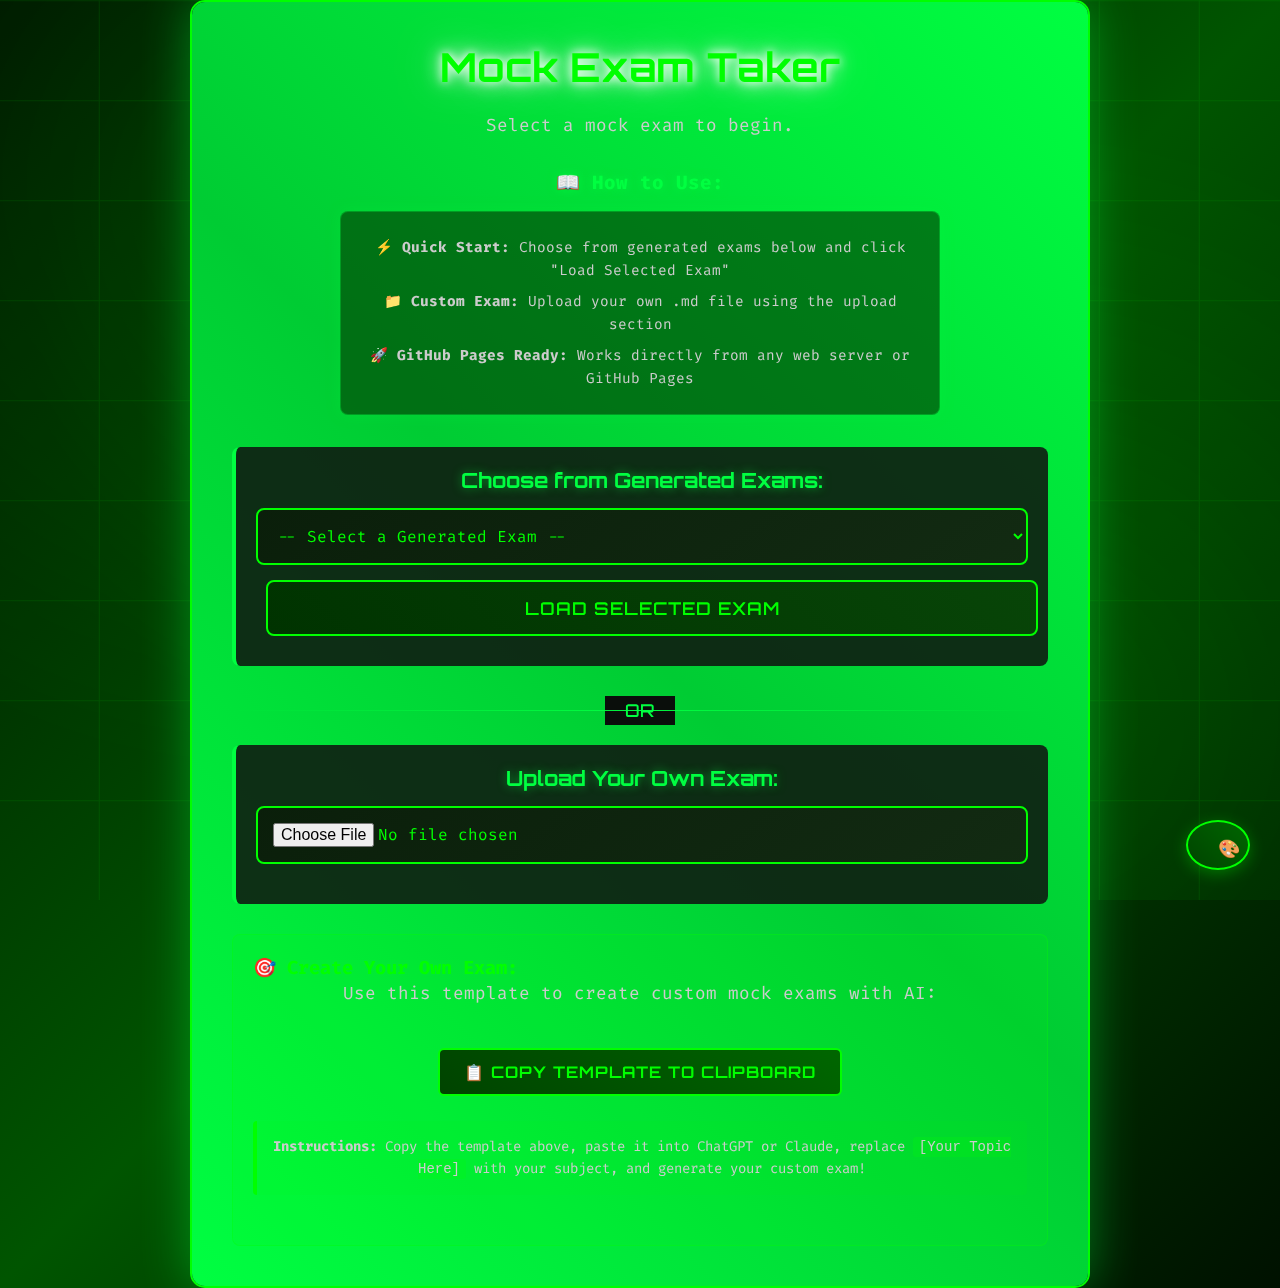
<file: index.html>
<!DOCTYPE html>
<html lang="en">
<head>
    <meta charset="UTF-8">
    <meta name="viewport" content="width=device-width, initial-scale=1.0">
    <title>Mock Exam Taker</title>
    <link rel="stylesheet" href="style.css">
    <style>
        /* Force modal to be hidden on page load */
        #customizeModal {
            display: none !important;
            opacity: 0 !important;
            visibility: hidden !important;
        }
        
        #customizeModal.show {
            display: flex !important;
            opacity: 1 !important;
            visibility: visible !important;
        }
    </style>
</head>
<body>
    <div class="container">
        <div id="initialView">
            <h1>Mock Exam Taker</h1>
            <p>Select a mock exam to begin.</p>
            
            <!-- Instructions -->
            <div id="instructions">
                <h3>📖 How to Use:</h3>
                <div class="instruction-box">
                    <p><strong>⚡ Quick Start:</strong> Choose from generated exams below and click "Load Selected Exam"</p>
                    <p><strong>📁 Custom Exam:</strong> Upload your own .md file using the upload section</p>
                    <p><strong>🚀 GitHub Pages Ready:</strong> Works directly from any web server or GitHub Pages</p>
                </div>
            </div>
            
            <!-- Option 1: Select from generated exams -->
            <div id="generatedExamSection">
                <h3>Choose from Generated Exams:</h3>
                <select id="generatedExamSelect">
                    <option value="">-- Select a Generated Exam --</option>
                    <option value="anthropology_exam.md">Anthropology</option>
                    <option value="art_history_exam.md">Art History</option>
                    <option value="astronomy_exam.md">Astronomy</option>
                    <option value="chemistry_exam.md">Chemistry</option>
                    <option value="computer_science_exam.md">Computer Science</option>
                    <option value="economics_exam.md">Economics</option>
                    <option value="environmental_science_exam.md">Environmental Science</option>
                    <option value="geography_exam.md">Geography</option>
                    <option value="history_exam.md">History</option>
                    <option value="linguistics_exam.md">Linguistics</option>
                    <option value="literature_exam.md">Literature</option>
                    <option value="music_theory_exam.md">Music Theory</option>
                    <option value="philosophy_exam.md">Philosophy</option>
                    <option value="physics_exam.md">Physics</option>
                    <option value="psychology_exam.md">Psychology</option>
                    <option value="sociology_exam.md">Sociology</option>
                </select>
                <button id="loadGeneratedExam">Load Selected Exam</button>
            </div>
            
            <!-- Divider -->
            <div id="divider">
                <p>OR</p>
            </div>
            
            <!-- Option 2: Upload your own file -->
            <div id="uploadSection">
                <h3>Upload Your Own Exam:</h3>
                <input type="file" id="examFile" accept=".md">
            </div>
            
            <!-- New: Create Your Own Exam -->
            <div id="createExamSection">
                <h3>🎯 Create Your Own Exam:</h3>
                <div class="create-exam-box">
                    <p>Use this template to create custom mock exams with AI:</p>
                    <button id="copyTemplateBtn" class="copy-btn">📋 Copy Template to Clipboard</button>
                    <p class="template-notice">
                        <strong>Instructions:</strong> Copy the template above, paste it into ChatGPT or Claude, 
                        replace <code>[Your Topic Here]</code> with your subject, and generate your custom exam!
                    </p>
                </div>
            </div>
        </div>

        <div id="examArea" class="hidden">
            <div id="progressContainer">
                <div id="progressBar"></div>
            </div>
            <div id="questionContainer"></div>
            <div id="answerContainer"></div>
            <button id="checkBtn">Check Answer</button>
            <button id="nextBtn" class="hidden">Next Question</button>
        </div>

        <div id="resultsArea" class="hidden">
            <h2>Exam Complete!</h2>
            <p>Your score: <span id="score"></span></p>
            <button id="restartBtn">Take Another Exam</button>
        </div>
    </div>

    <!-- Customization Button -->
    <button id="customizeBtn" class="customize-btn" title="Customize Colors">🎨</button>
    
    <!-- Customization Modal -->
    <div id="customizeModal" class="modal hidden">
        <div class="modal-content">
            <div class="modal-header">
                <h3>🎨 Customize Colors</h3>
                <button id="closeModal" class="close-btn">&times;</button>
            </div>
            <div class="modal-body">
                <div class="color-option">
                    <label for="accentColor">Accent Color:</label>
                    <input type="color" id="accentColor" value="#00ff00">
                    <span class="color-preview" id="accentPreview"></span>
                </div>
                <div class="color-option">
                    <label for="backgroundHue">Background Hue:</label>
                    <input type="range" id="backgroundHue" min="0" max="360" value="120">
                    <span class="color-preview" id="backgroundPreview"></span>
                </div>
                <div class="color-option">
                    <label for="animationColor">Animation Color:</label>
                    <input type="color" id="animationColor" value="#00ff00">
                    <span class="color-preview" id="animationPreview"></span>
                </div>
                <div class="preset-colors">
                    <h4>Quick Presets:</h4>
                    <button class="preset-btn" data-accent="#00ff00" data-hue="120" data-animation="#00ff00">🟢 Matrix Green</button>
                    <button class="preset-btn" data-accent="#00ffff" data-hue="180" data-animation="#00ffff">🔵 Cyan</button>
                    <button class="preset-btn" data-accent="#ff0080" data-hue="320" data-animation="#ff0080">🟣 Magenta</button>
                    <button class="preset-btn" data-accent="#ffff00" data-hue="60" data-animation="#ffff00">🟡 Yellow</button>
                    <button class="preset-btn" data-accent="#ff8000" data-hue="30" data-animation="#ff8000">🟠 Orange</button>
                    <button class="preset-btn" data-accent="#ff0000" data-hue="0" data-animation="#ff0000">🔴 Red</button>
                </div>
            </div>
            <div class="modal-footer">
                <button id="resetColors">Reset to Default</button>
                <button id="applyColors">Apply Changes</button>
            </div>
        </div>
    </div>

    <script src="exam-data.js"></script>
    <script src="script.js"></script>
</body>
</html>
</file>
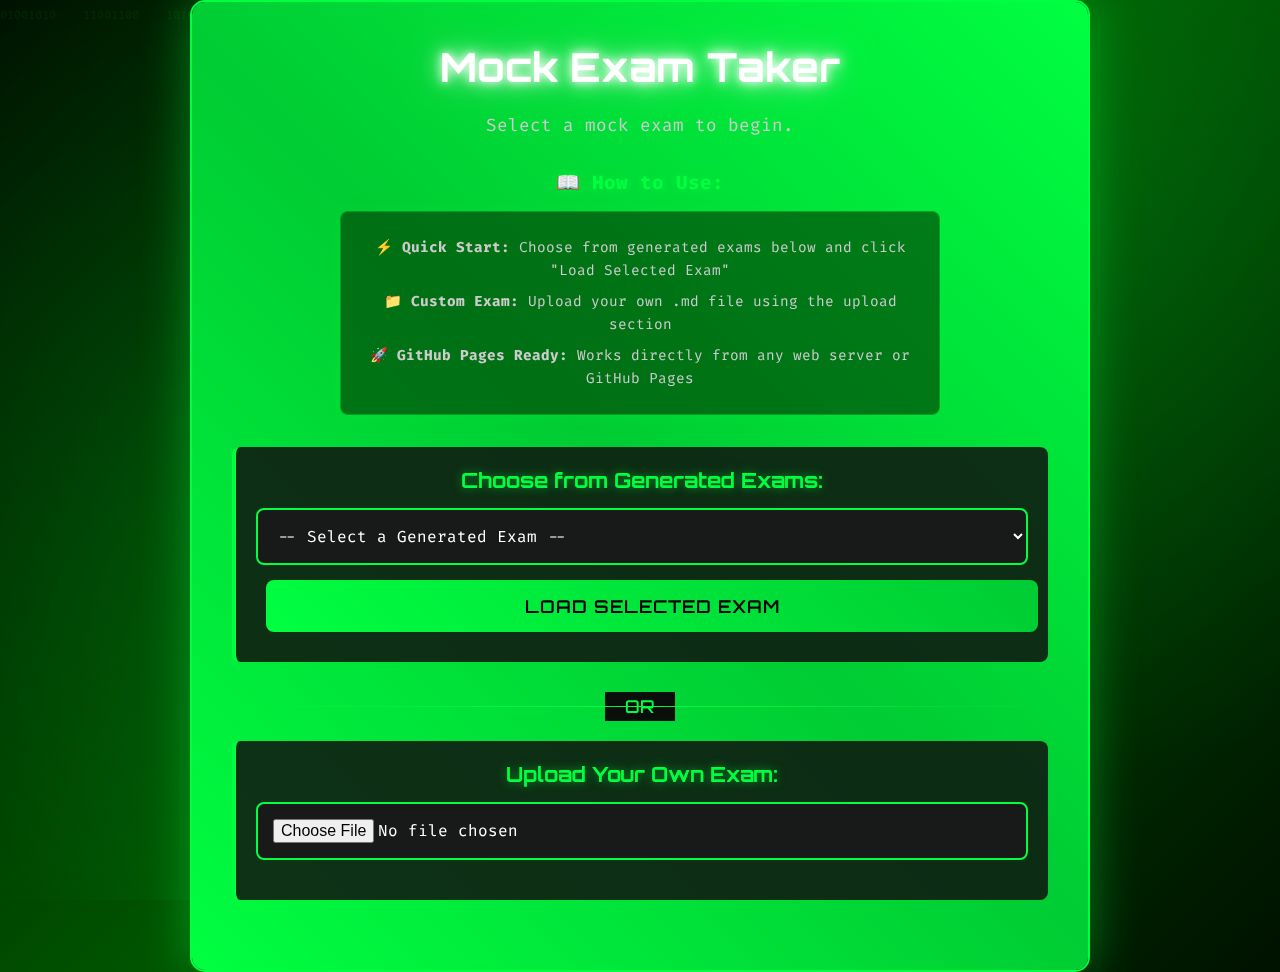
<file: website backup/index.html>
<!DOCTYPE html>
<html lang="en">
<head>
    <meta charset="UTF-8">
    <meta name="viewport" content="width=device-width, initial-scale=1.0">
    <title>Mock Exam Taker</title>
    <link rel="stylesheet" href="style.css">
</head>
<body>
    <div class="container">
        <div id="initialView">
            <h1>Mock Exam Taker</h1>
            <p>Select a mock exam to begin.</p>
            
            <!-- Instructions -->
            <div id="instructions">
                <h3>📖 How to Use:</h3>
                <div class="instruction-box">
                    <p><strong>⚡ Quick Start:</strong> Choose from generated exams below and click "Load Selected Exam"</p>
                    <p><strong>📁 Custom Exam:</strong> Upload your own .md file using the upload section</p>
                    <p><strong>🚀 GitHub Pages Ready:</strong> Works directly from any web server or GitHub Pages</p>
                </div>
            </div>
            
            <!-- Option 1: Select from generated exams -->
            <div id="generatedExamSection">
                <h3>Choose from Generated Exams:</h3>
                <select id="generatedExamSelect">
                    <option value="">-- Select a Generated Exam --</option>
                    <option value="anthropology_exam.md">Anthropology</option>
                    <option value="art_history_exam.md">Art History</option>
                    <option value="astronomy_exam.md">Astronomy</option>
                    <option value="chemistry_exam.md">Chemistry</option>
                    <option value="computer_science_exam.md">Computer Science</option>
                    <option value="economics_exam.md">Economics</option>
                    <option value="environmental_science_exam.md">Environmental Science</option>
                    <option value="geography_exam.md">Geography</option>
                    <option value="history_exam.md">History</option>
                    <option value="linguistics_exam.md">Linguistics</option>
                    <option value="literature_exam.md">Literature</option>
                    <option value="music_theory_exam.md">Music Theory</option>
                    <option value="philosophy_exam.md">Philosophy</option>
                    <option value="physics_exam.md">Physics</option>
                    <option value="psychology_exam.md">Psychology</option>
                    <option value="sociology_exam.md">Sociology</option>
                </select>
                <button id="loadGeneratedExam">Load Selected Exam</button>
            </div>
            
            <!-- Divider -->
            <div id="divider">
                <p>OR</p>
            </div>
            
            <!-- Option 2: Upload your own file -->
            <div id="uploadSection">
                <h3>Upload Your Own Exam:</h3>
                <input type="file" id="examFile" accept=".md">
            </div>
        </div>

        <div id="examArea" class="hidden">
            <div id="progressContainer">
                <div id="progressBar"></div>
            </div>
            <div id="questionContainer"></div>
            <div id="answerContainer"></div>
            <button id="checkBtn">Check Answer</button>
            <button id="nextBtn" class="hidden">Next Question</button>
        </div>

        <div id="resultsArea" class="hidden">
            <h2>Exam Complete!</h2>
            <p>Your score: <span id="score"></span></p>
            <button id="restartBtn">Take Another Exam</button>
        </div>
    </div>

    <script src="exam-data.js"></script>
    <script src="script.js"></script>
</body>
</html>
</file>
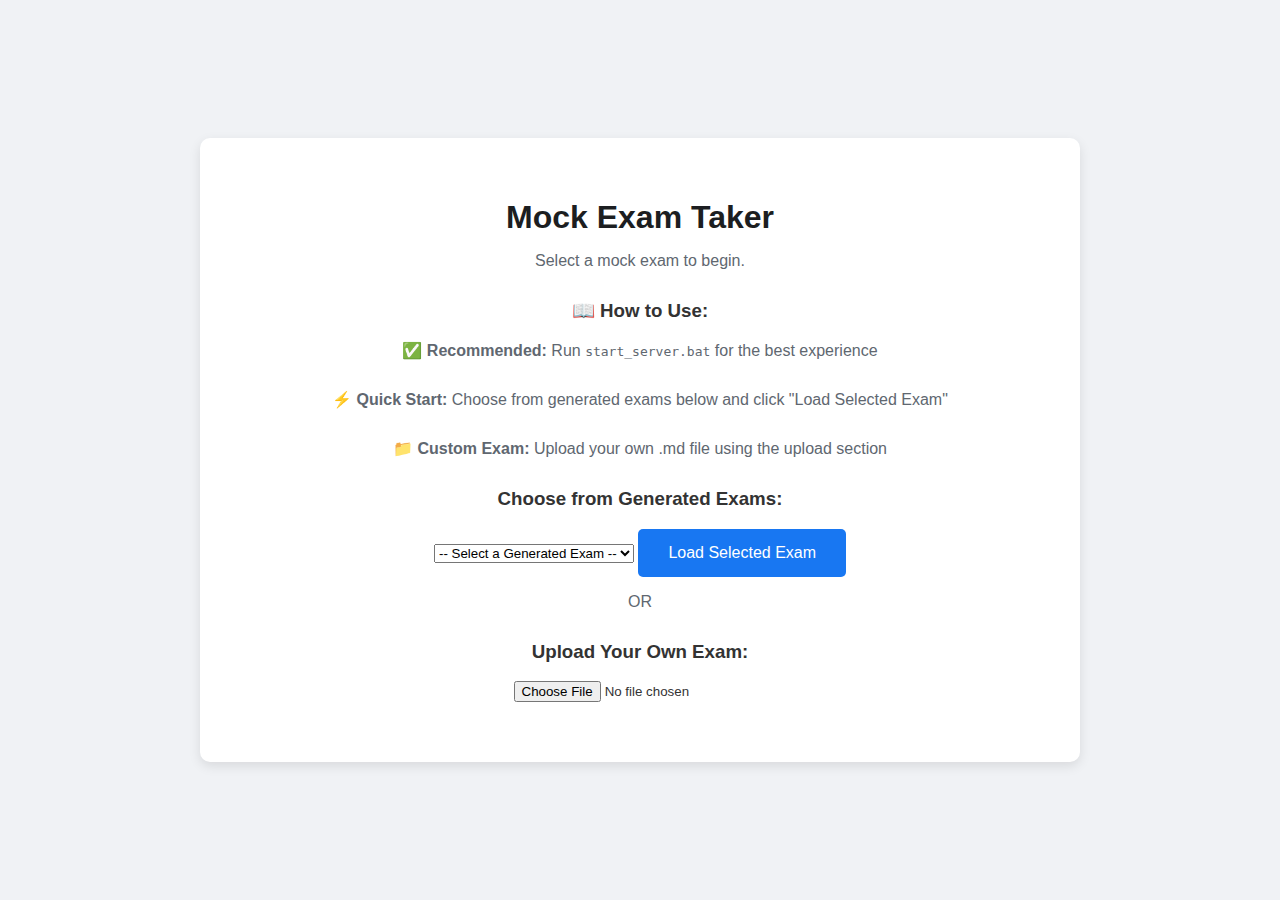
<file: website/index.html>
<!DOCTYPE html>
<html lang="en">
<head>
    <meta charset="UTF-8">
    <meta name="viewport" content="width=device-width, initial-scale=1.0">
    <title>Mock Exam Taker</title>
    <link rel="stylesheet" href="style.css">
</head>
<body>
    <div class="container">
        <div id="initialView">
            <h1>Mock Exam Taker</h1>
            <p>Select a mock exam to begin.</p>
            
            <!-- Instructions -->
            <div id="instructions">
                <h3>📖 How to Use:</h3>
                <div class="instruction-box">
                    <p><strong>✅ Recommended:</strong> Run <code>start_server.bat</code> for the best experience</p>
                    <p><strong>⚡ Quick Start:</strong> Choose from generated exams below and click "Load Selected Exam"</p>
                    <p><strong>📁 Custom Exam:</strong> Upload your own .md file using the upload section</p>
                </div>
            </div>
            
            <!-- Option 1: Select from generated exams -->
            <div id="generatedExamSection">
                <h3>Choose from Generated Exams:</h3>
                <select id="generatedExamSelect">
                    <option value="">-- Select a Generated Exam --</option>
                    <option value="anthropology_exam.md">Anthropology</option>
                    <option value="art_history_exam.md">Art History</option>
                    <option value="astronomy_exam.md">Astronomy</option>
                    <option value="chemistry_exam.md">Chemistry</option>
                    <option value="computer_science_exam.md">Computer Science</option>
                    <option value="economics_exam.md">Economics</option>
                    <option value="environmental_science_exam.md">Environmental Science</option>
                    <option value="geography_exam.md">Geography</option>
                    <option value="history_exam.md">History</option>
                    <option value="linguistics_exam.md">Linguistics</option>
                    <option value="literature_exam.md">Literature</option>
                    <option value="music_theory_exam.md">Music Theory</option>
                    <option value="philosophy_exam.md">Philosophy</option>
                    <option value="physics_exam.md">Physics</option>
                    <option value="psychology_exam.md">Psychology</option>
                    <option value="sociology_exam.md">Sociology</option>
                </select>
                <button id="loadGeneratedExam">Load Selected Exam</button>
            </div>
            
            <!-- Divider -->
            <div id="divider">
                <p>OR</p>
            </div>
            
            <!-- Option 2: Upload your own file -->
            <div id="uploadSection">
                <h3>Upload Your Own Exam:</h3>
                <input type="file" id="examFile" accept=".md">
            </div>
        </div>

        <div id="examArea" class="hidden">
            <div id="progressContainer">
                <div id="progressBar"></div>
            </div>
            <div id="questionContainer"></div>
            <div id="answerContainer"></div>
            <button id="checkBtn">Check Answer</button>
            <button id="nextBtn" class="hidden">Next Question</button>
        </div>

        <div id="resultsArea" class="hidden">
            <h2>Exam Complete!</h2>
            <p>Your score: <span id="score"></span></p>
            <button id="restartBtn">Take Another Exam</button>
        </div>
    </div>

    <script src="script.js"></script>
</body>
</html>
</file>
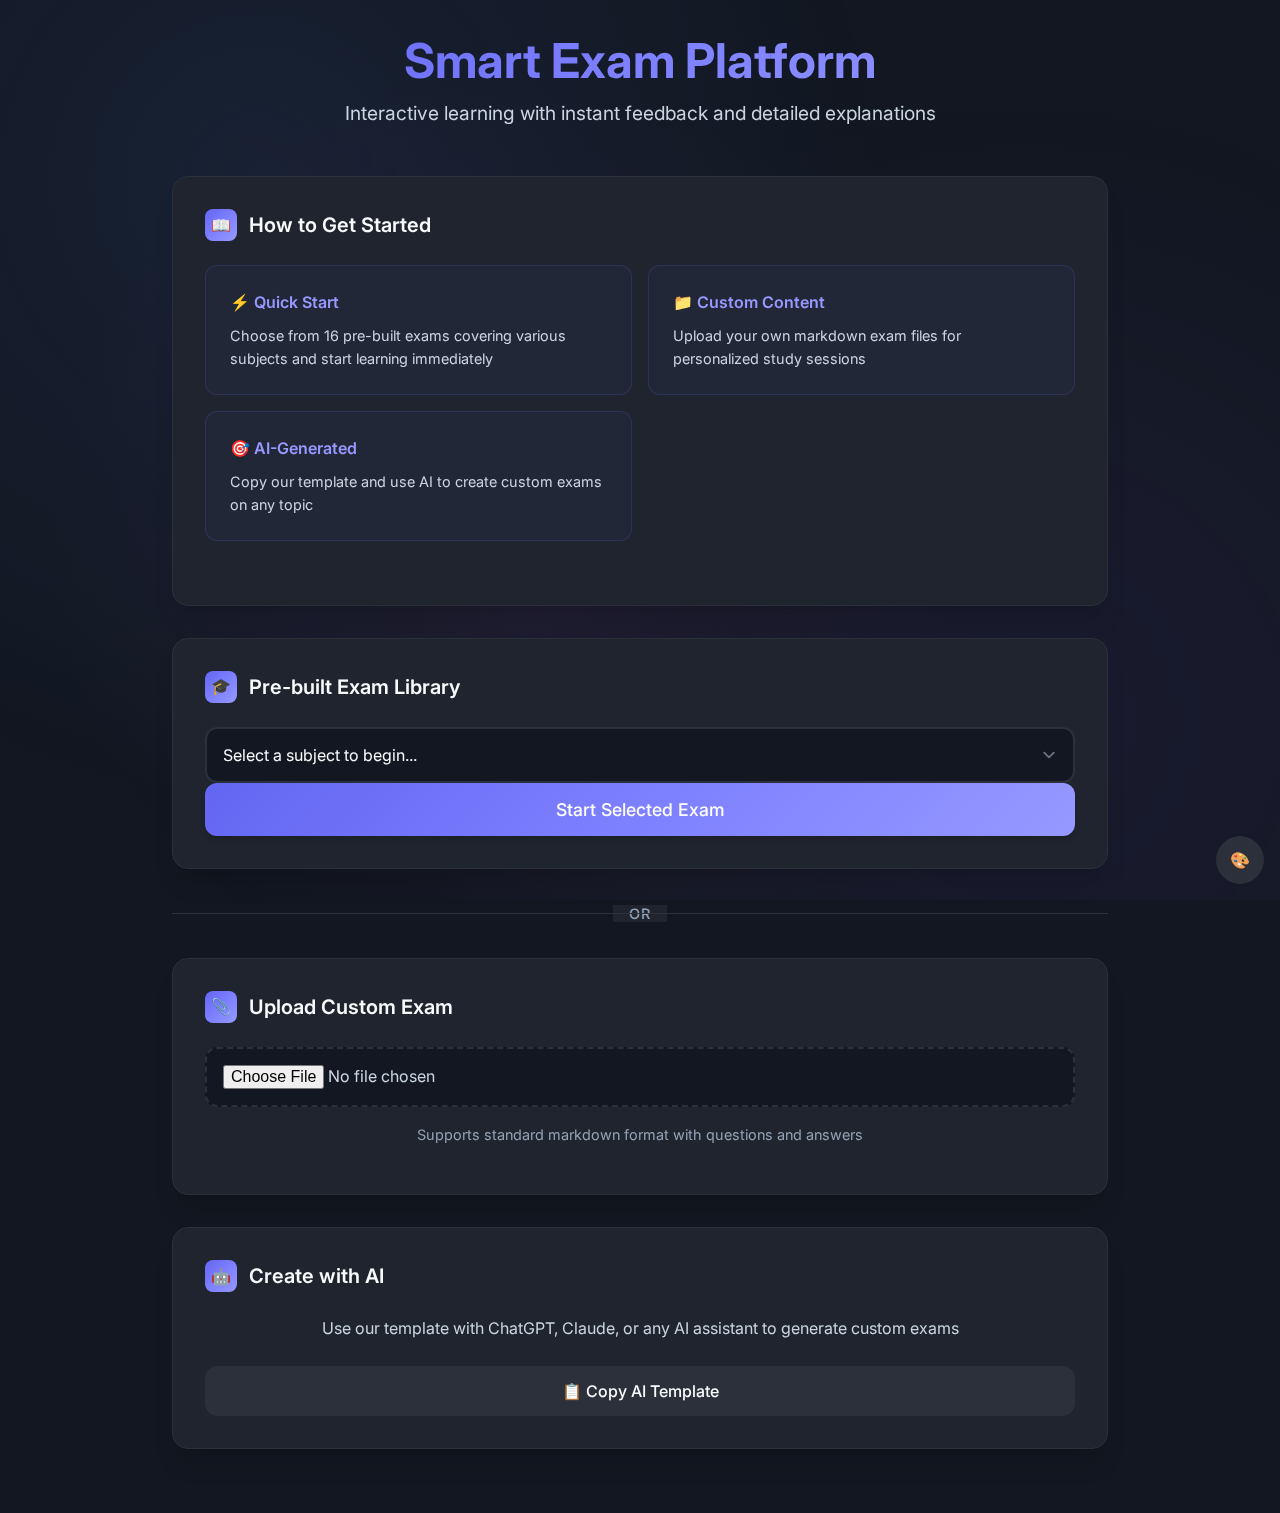
<file: Smart Exam Platform.html>
<!DOCTYPE html>
<!-- saved from url=(0022)http://localhost:8000/ -->
<html lang="en" style="--primary-color: #6366f1; --primary-light: #9699ff; --primary-dark: #3033be; --gradient-primary: linear-gradient(135deg, #6366f1 0%, #7d80ff 50%, #9699ff 100%); --background: hsl(220, 30%, 10%); --surface: hsl(220, 20%, 15%); --surface-light: hsl(220, 15%, 20%); --border: hsl(220, 15%, 20%); --border-light: hsl(220, 10%, 28%);"><head><meta http-equiv="Content-Type" content="text/html; charset=UTF-8">
    
    <meta name="viewport" content="width=device-width, initial-scale=1.0">
    <title>Smart Exam Platform</title>
    <link rel="stylesheet" href="./Smart Exam Platform_files/style.css">
    <link rel="icon" href="data:image/svg+xml,&lt;svg xmlns=&#39;http://www.w3.org/2000/svg&#39; viewBox=&#39;0 0 100 100&#39;&gt;&lt;text y=&#39;.9em&#39; font-size=&#39;90&#39;&gt;%F0%9F%93%9A&lt;/text&gt;&lt;/svg&gt;">
<style type="text/css" id="operaUserStyle"></style><style data-custom-bg="true">
        body::before {
            background: 
                radial-gradient(circle at 20% 20%, hsla(220, 70%, 60%, 0.1) 0%, transparent 50%),
                radial-gradient(circle at 80% 80%, hsla(260, 70%, 60%, 0.08) 0%, transparent 50%),
                radial-gradient(circle at 40% 60%, hsla(300, 70%, 60%, 0.06) 0%, transparent 50%);
        }
    </style></head>
<body>
    <div class="container">
        <div id="initialView">
            <h1>Smart Exam Platform</h1>
            <p class="subtitle">Interactive learning with instant feedback and detailed explanations</p>
            
            <!-- Instructions -->
            <div class="card">
                <div class="section-header">
                    <div class="section-icon">📖</div>
                    <h3>How to Get Started</h3>
                </div>
                <div class="instruction-grid">
                    <div class="instruction-item">
                        <h4>⚡ Quick Start</h4>
                        <p>Choose from 16 pre-built exams covering various subjects and start learning immediately</p>
                    </div>
                    <div class="instruction-item">
                        <h4>📁 Custom Content</h4>
                        <p>Upload your own markdown exam files for personalized study sessions</p>
                    </div>
                    <div class="instruction-item">
                        <h4>🎯 AI-Generated</h4>
                        <p>Copy our template and use AI to create custom exams on any topic</p>
                    </div>
                </div>
            </div>
            
            <!-- Pre-built Exams -->
            <div class="card">
                <div class="section-header">
                    <div class="section-icon">🎓</div>
                    <h3>Pre-built Exam Library</h3>
                </div>
                <select id="generatedExamSelect">
                    <option value="">Select a subject to begin...</option>
                    <option value="anthropology_exam.md">📜 Anthropology</option>
                    <option value="art_history_exam.md">🎨 Art History</option>
                    <option value="astronomy_exam.md">🌌 Astronomy</option>
                    <option value="chemistry_exam.md">⚗️ Chemistry</option>
                    <option value="computer_science_exam.md">💻 Computer Science</option>
                    <option value="economics_exam.md">📈 Economics</option>
                    <option value="environmental_science_exam.md">🌱 Environmental Science</option>
                    <option value="geography_exam.md">🗺️ Geography</option>
                    <option value="history_exam.md">🏛️ History</option>
                    <option value="linguistics_exam.md">🗣️ Linguistics</option>
                    <option value="literature_exam.md">📚 Literature</option>
                    <option value="music_theory_exam.md">🎵 Music Theory</option>
                    <option value="philosophy_exam.md">🤔 Philosophy</option>
                    <option value="physics_exam.md">⚛️ Physics</option>
                    <option value="psychology_exam.md">🧠 Psychology</option>
                    <option value="sociology_exam.md">👥 Sociology</option>
                </select>
                <button id="loadGeneratedExam" class="btn btn-primary btn-lg w-full">
                    Start Selected Exam
                </button>
            </div>
            
            <!-- Divider -->
            <div class="divider">
                <span>or</span>
            </div>
            
            <!-- Upload Custom Exam -->
            <div class="card">
                <div class="section-header">
                    <div class="section-icon">📎</div>
                    <h3>Upload Custom Exam</h3>
                </div>
                <input type="file" id="examFile" accept=".md" placeholder="Choose a markdown (.md) file...">
                <p style="text-align: center; margin: 1rem 0; color: var(--text-muted); font-size: 0.9rem;">
                    Supports standard markdown format with questions and answers
                </p>
            </div>
            
            <!-- Create Your Own -->
            <div class="card">
                <div class="section-header">
                    <div class="section-icon">🤖</div>
                    <h3>Create with AI</h3>
                </div>
                <p style="text-align: center; margin-bottom: 1.5rem; color: var(--text-secondary);">
                    Use our template with ChatGPT, Claude, or any AI assistant to generate custom exams
                </p>
                <button id="copyTemplateBtn" class="btn btn-secondary w-full">
                    📋 Copy AI Template
                </button>
            </div>
        </div>

        <!-- Exam Area -->
        <div id="examArea" class="hidden">
            <div class="progress-container">
                <div id="progressBar" class="progress-bar"></div>
            </div>
            
            <div id="questionContainer" class="question-card">
                <!-- Question content will be inserted here -->
            </div>
            
            <div id="answerContainer">
                <!-- Answer feedback will be inserted here -->
            </div>
            
            <div class="flex gap-4 justify-center">
                <button id="checkBtn" class="btn btn-primary">Check Answer</button>
                <button id="nextBtn" class="btn btn-secondary hidden">Next Question</button>
            </div>
        </div>

        <!-- Results Area -->
        <div id="resultsArea" class="hidden">
            <div class="card results-card">
                <h2>🎉 Exam Complete!</h2>
                <div class="score-display" id="score">85%</div>
                
                <div class="score-details">
                    <div class="score-item">
                        <h4>Score</h4>
                        <span id="scoreText">12/15</span>
                    </div>
                    <div class="score-item">
                        <h4>Percentage</h4>
                        <span id="percentageText">80%</span>
                    </div>
                    <div class="score-item">
                        <h4>Grade</h4>
                        <span id="gradeText">B+</span>
                    </div>
                </div>
                
                <button id="restartBtn" class="btn btn-primary btn-lg">
                    Take Another Exam
                </button>
            </div>
        </div>
    </div>

    <!-- Customization Button -->
    <button id="customizeBtn" class="btn btn-secondary" style="position: fixed; bottom: 1rem; right: 1rem; padding: 0.75rem; border-radius: 50%; width: 3rem; height: 3rem;" title="Customize Colors">
        🎨
    </button>
    
    <!-- Customization Modal -->
    <div id="customizeModal" class="modal hidden" style="position: fixed; top: 0; left: 0; width: 100%; height: 100%; background: rgba(0, 0, 0, 0.8); display: flex; align-items: center; justify-content: center; z-index: 1000;">
        <div class="card" style="width: 90%; max-width: 500px; max-height: 80vh; overflow-y: auto;">
            <div style="display: flex; justify-content: space-between; align-items: center; margin-bottom: 1.5rem;">
                <h3 style="margin: 0;">🎨 Customize Colors</h3>
                <button id="closeModal" style="background: none; border: none; color: var(--text-primary); font-size: 1.5rem; cursor: pointer; padding: 0.25rem; border-radius: 4px;">×</button>
            </div>
            
            <div style="margin-bottom: 1.5rem;">
                <label style="display: block; margin-bottom: 0.5rem; font-weight: 500;">Accent Color:</label>
                <div style="display: flex; gap: 0.75rem; align-items: center;">
                    <input type="color" id="accentColor" value="#6366f1" style="width: 3rem; height: 2rem; border: 2px solid var(--border); border-radius: 6px; cursor: pointer;">
                    <span id="accentPreview" style="width: 2rem; height: 2rem; border: 2px solid var(--border); border-radius: 4px; display: block; background-color: rgb(99, 102, 241);"></span>
                </div>
            </div>
            
            <div style="margin-bottom: 1.5rem;">
                <label style="display: block; margin-bottom: 0.5rem; font-weight: 500;">Background Hue:</label>
                <input type="range" id="backgroundHue" min="0" max="360" value="220" style="width: 100%; height: 0.5rem; background: linear-gradient(to right, #ff0000, #ffff00, #00ff00, #00ffff, #0000ff, #ff00ff, #ff0000); border-radius: 4px; cursor: pointer;">
                <span id="backgroundPreview" style="width: 2rem; height: 2rem; border: 2px solid var(--border); border-radius: 4px; display: block; margin-top: 0.5rem; background-color: rgb(64, 106, 191);"></span>
            </div>
            
            <div style="margin-bottom: 1.5rem;">
                <h4 style="margin-bottom: 0.75rem; color: var(--text-secondary);">Quick Presets:</h4>
                <div style="display: grid; grid-template-columns: repeat(auto-fit, minmax(120px, 1fr)); gap: 0.5rem;">
                    <button class="preset-btn btn btn-secondary" data-accent="#6366f1" data-hue="220" style="font-size: 0.85rem; padding: 0.5rem;">🔵 Blue</button>
                    <button class="preset-btn btn btn-secondary" data-accent="#10b981" data-hue="160" style="font-size: 0.85rem; padding: 0.5rem;">🟢 Green</button>
                    <button class="preset-btn btn btn-secondary" data-accent="#f59e0b" data-hue="45" style="font-size: 0.85rem; padding: 0.5rem;">🟡 Yellow</button>
                    <button class="preset-btn btn btn-secondary" data-accent="#ef4444" data-hue="0" style="font-size: 0.85rem; padding: 0.5rem;">🔴 Red</button>
                    <button class="preset-btn btn btn-secondary" data-accent="#8b5cf6" data-hue="270" style="font-size: 0.85rem; padding: 0.5rem;">🟣 Purple</button>
                    <button class="preset-btn btn btn-secondary" data-accent="#06b6d4" data-hue="190" style="font-size: 0.85rem; padding: 0.5rem;">🔵 Cyan</button>
                </div>
            </div>
            
            <div style="display: flex; gap: 0.75rem; justify-content: flex-end;">
                <button id="resetColors" class="btn btn-secondary">Reset</button>
                <button id="applyColors" class="btn btn-primary">Apply Changes</button>
            </div>
        </div>
    </div>

    <script src="./Smart Exam Platform_files/exam-data.js.download"></script>
    <script src="./Smart Exam Platform_files/script.js.download"></script>


</body></html>
</file>
<file: style.css>
@import url('https://fonts.googleapis.com/css2?family=Fira+Code:wght@300;400;500;600&family=Orbitron:wght@400;500;700;900&display=swap');

* {
    margin: 0;
    padding: 0;
    box-sizing: border-box;
}

body {
    font-family: 'Fira Code', 'Courier New', monospace;
    background: linear-gradient(135deg, #001100 0%, #003300 25%, #005500 50%, #003300 75%, #001100 100%);
    color: #ffffff;
    min-height: 100vh;
    display: flex;
    justify-content: center;
    align-items: center;
    position: relative;
    overflow-x: hidden;
}

/* Matrix rain animation background */
body::before {
    content: '';
    position: fixed;
    top: 0;
    left: 0;
    width: 100%;
    height: 100%;
    pointer-events: none;
    z-index: -2;
    background: 
        repeating-linear-gradient(
            0deg,
            transparent,
            transparent 98px,
            var(--animation-color) 100px
        ),
        repeating-linear-gradient(
            90deg,
            transparent,
            transparent 98px,
            var(--animation-color) 100px
        );
    opacity: 0.1;
    animation: matrix-scan 3s linear infinite;
}

@keyframes matrix-scan {
    0% {
        transform: translateY(-100vh);
    }
    100% {
        transform: translateY(100vh);
    }
}

/* Matrix Glow Effect */
body::after {
    content: '';
    position: fixed;
    top: 0;
    left: 0;
    width: 100%;
    height: 100%;
    pointer-events: none;
    z-index: -1;
    background: 
        radial-gradient(circle at 20% 20%, var(--animation-color) 0%, transparent 50%),
        radial-gradient(circle at 80% 80%, var(--animation-color) 0%, transparent 50%),
        radial-gradient(circle at 40% 40%, var(--animation-color) 0%, transparent 50%);
    opacity: 0.1;
    animation: matrix-glow 4s ease-in-out infinite alternate;
}

@keyframes matrix-glow {
    0%, 100% { 
        opacity: 0.05; 
        transform: scale(1);
    }
    50% { 
        opacity: 0.15; 
        transform: scale(1.1);
    }
}

.container {
    background: rgba(10, 10, 10, 0.98);
    border: 2px solid #00ff41;
    border-radius: 15px;
    padding: 40px;
    width: 100%;
    max-width: 900px;
    box-shadow: 
        0 0 50px rgba(0, 255, 65, 0.4),
        inset 0 0 50px rgba(0, 0, 0, 0.5);
    backdrop-filter: blur(10px);
    position: relative;
    overflow: hidden;
}

.container::before {
    content: '';
    position: absolute;
    top: -2px;
    left: -2px;
    right: -2px;
    bottom: -2px;
    background: linear-gradient(45deg, #00ff41, #00cc33, #00ff41);
    border-radius: 15px;
    z-index: -1;
    animation: border-glow 3s ease-in-out infinite alternate;
}

@keyframes border-glow {
    0% { opacity: 0.7; }
    100% { opacity: 1; }
}

h1 {
    font-family: 'Orbitron', monospace;
    font-size: 2.5em;
    font-weight: 700;
    text-align: center;
    margin-bottom: 20px;
    color: #ffffff;
    text-shadow: 
        0 0 10px #ffffff,
        0 0 20px #ffffff,
        0 0 40px rgba(255, 255, 255, 0.5);
    animation: text-glow 2s ease-in-out infinite alternate;
}

/* Instructions section */
#instructions {
    margin-bottom: 2rem;
    text-align: center;
}

#instructions h3 {
    color: #00ff41;
    margin-bottom: 1rem;
    font-size: 1.2rem;
    text-shadow: 0 0 10px rgba(0, 255, 65, 0.5);
}

.instruction-box {
    background: rgba(0, 50, 0, 0.6);
    border: 1px solid rgba(0, 255, 65, 0.3);
    border-radius: 8px;
    padding: 1rem;
    margin: 0 auto;
    max-width: 600px;
    box-shadow: 0 0 15px rgba(0, 255, 65, 0.2);
}

.instruction-box p {
    margin: 0.5rem 0;
    font-size: 0.9rem;
}

.instruction-box code {
    background: rgba(0, 255, 65, 0.1);
    padding: 2px 6px;
    border-radius: 3px;
    font-family: 'Fira Code', monospace;
    color: #00ff41;
    border: 1px solid rgba(0, 255, 65, 0.3);
}

h2 {
    font-family: 'Orbitron', monospace;
    color: #ffffff;
    margin-bottom: 20px;
    font-size: 1.8em;
    text-align: center;
    text-shadow: 0 0 10px rgba(255, 255, 255, 0.5);
}

p {
    color: #cccccc;
    margin-bottom: 30px;
    text-align: center;
    font-size: 1.1em;
    line-height: 1.6;
}

input[type="file"] {
    background: rgba(25, 25, 25, 0.95);
    border: 2px solid #00ff41;
    border-radius: 8px;
    color: #ffffff;
    padding: 15px;
    font-family: 'Fira Code', monospace;
    font-size: 1em;
    width: 100%;
    margin-bottom: 20px;
    cursor: pointer;
    transition: all 0.3s ease;
}

input[type="file"]:hover {
    background: rgba(40, 40, 40, 0.95);
    box-shadow: 0 0 20px rgba(0, 255, 65, 0.3);
}

#examArea {
    text-align: left;
}

#progressContainer {
    width: 100%;
    background: rgba(20, 20, 20, 0.9);
    border: 1px solid #00ff41;
    border-radius: 10px;
    margin-bottom: 30px;
    overflow: hidden;
}

#progressBar {
    width: 0%;
    height: 15px;
    background: linear-gradient(90deg, #00ff41, #00cc33);
    border-radius: 10px;
    transition: width 0.5s ease-in-out;
    box-shadow: 0 0 20px rgba(0, 255, 65, 0.5);
}

.question {
    margin-bottom: 30px;
    font-size: 1.2em;
    color: #ffffff;
    padding: 20px;
    background: rgba(15, 15, 15, 0.85);
    border-left: 4px solid #00ff41;
    border-radius: 8px;
    text-shadow: 0 0 5px rgba(255, 255, 255, 0.3);
}

.question strong {
    color: #00ff41;
    font-family: 'Orbitron', monospace;
    text-shadow: 0 0 10px rgba(0, 255, 65, 0.5);
}

.options {
    margin-top: 20px;
}

.options label {
    display: block;
    background: rgba(25, 25, 25, 0.9);
    padding: 15px 20px;
    margin-bottom: 10px;
    border-radius: 8px;
    cursor: pointer;
    transition: all 0.3s ease;
    border: 1px solid #555;
    color: #ffffff;
    font-family: 'Fira Code', monospace;
}

.options label:hover {
    background: rgba(45, 45, 45, 0.95);
    border-color: #00ff41;
    color: #ffffff;
    transform: translateX(5px);
    box-shadow: 0 0 15px rgba(0, 255, 65, 0.2);
}

.options input[type="radio"] {
    display: none;
}

.options input[type="radio"]:checked + span {
    color: #00ff41;
    font-weight: 600;
    text-shadow: 0 0 5px rgba(0, 255, 65, 0.5);
}

.options label:has(input[type="radio"]:checked) {
    background: rgba(0, 255, 65, 0.1);
    border-color: #00ff41;
    box-shadow: 0 0 15px rgba(0, 255, 65, 0.3);
}

textarea {
    width: 100%;
    padding: 15px;
    border: 2px solid #00ff41;
    border-radius: 8px;
    min-height: 120px;
    font-size: 1em;
    font-family: 'Fira Code', monospace;
    background: rgba(20, 20, 20, 0.95);
    color: #ffffff;
    resize: vertical;
}

textarea:focus {
    outline: none;
    box-shadow: 0 0 20px rgba(0, 255, 65, 0.4);
}

button {
    background: linear-gradient(45deg, #00ff41, #00cc33);
    color: #000000;
    border: none;
    padding: 15px 30px;
    border-radius: 8px;
    font-size: 1.1em;
    font-family: 'Orbitron', monospace;
    font-weight: 600;
    cursor: pointer;
    transition: all 0.3s ease;
    margin: 10px;
    text-transform: uppercase;
    letter-spacing: 1px;
    position: relative;
    overflow: hidden;
}

button::before {
    content: '';
    position: absolute;
    top: 0;
    left: -100%;
    width: 100%;
    height: 100%;
    background: linear-gradient(90deg, transparent, rgba(255, 255, 255, 0.2), transparent);
    transition: left 0.5s ease;
}

button:hover::before {
    left: 100%;
}

button:hover {
    transform: translateY(-2px);
    box-shadow: 
        0 5px 20px rgba(0, 255, 65, 0.4),
        0 0 30px rgba(0, 255, 65, 0.3);
}

button:active {
    transform: translateY(0);
}

#restartBtn {
    background: linear-gradient(45deg, #ff6666, #cc3333);
}

#restartBtn:hover {
    box-shadow: 
        0 5px 20px rgba(255, 102, 102, 0.4),
        0 0 30px rgba(255, 102, 102, 0.3);
}

#answerContainer {
    padding: 25px;
    margin-top: 30px;
    border-radius: 10px;
    font-family: 'Fira Code', monospace;
    border: 2px solid transparent;
    transition: all 0.3s ease;
    background: rgba(15, 15, 15, 0.85);
    border-left: 4px solid #00ff41;
}

#answerContainer.correct {
    background: rgba(15, 15, 15, 0.85);
    border-left: 4px solid #00ff41;
    border-top: 2px solid #00ff41;
    border-right: 2px solid #00ff41;
    border-bottom: 2px solid #00ff41;
    color: #ffffff;
    box-shadow: 0 0 25px rgba(0, 255, 65, 0.3);
}

#answerContainer.incorrect {
    background: rgba(15, 15, 15, 0.85);
    border-left: 4px solid #ff6666;
    border-top: 2px solid #ff6666;
    border-right: 2px solid #ff6666;
    border-bottom: 2px solid #ff6666;
    color: #ffffff;
    box-shadow: 0 0 25px rgba(255, 102, 102, 0.3);
}

#answerContainer p {
    margin-bottom: 15px;
    text-align: left;
    color: #ffffff;
}

#answerContainer strong {
    font-family: 'Orbitron', monospace;
    text-shadow: 0 0 5px rgba(255, 255, 255, 0.5);
}

#resultsArea {
    margin-top: 30px;
    text-align: center;
}

#resultsArea h2 {
    color: #ffffff;
    font-size: 2.2em;
    margin-bottom: 20px;
    text-shadow: 0 0 20px rgba(255, 255, 255, 0.5);
}

#score {
    font-size: 1.8em;
    font-weight: 700;
    color: #00ff41;
    text-shadow: 0 0 10px #00ff41;
}

.hidden {
    display: none;
}

/* Exam selection sections */
#generatedExamSection, #uploadSection {
    margin-bottom: 30px;
    padding: 20px;
    background: rgba(15, 15, 15, 0.85);
    border-left: 4px solid #00ff41;
    border-radius: 8px;
}

#generatedExamSection h3, #uploadSection h3 {
    color: #00ff41;
    font-family: 'Orbitron', monospace;
    font-size: 1.3em;
    margin-bottom: 15px;
    text-align: center;
    text-shadow: 0 0 10px rgba(0, 255, 65, 0.5);
}

/* Dropdown select styling */
select {
    background: rgba(25, 25, 25, 0.95);
    border: 2px solid #00ff41;
    border-radius: 8px;
    color: #ffffff;
    padding: 15px;
    font-family: 'Fira Code', monospace;
    font-size: 1em;
    width: 100%;
    margin-bottom: 15px;
    cursor: pointer;
    transition: all 0.3s ease;
}

select:hover {
    background: rgba(40, 40, 40, 0.95);
    box-shadow: 0 0 20px rgba(0, 255, 65, 0.3);
}

select:focus {
    outline: none;
    box-shadow: 0 0 20px rgba(0, 255, 65, 0.4);
}

select option {
    background: rgba(25, 25, 25, 0.95);
    color: #ffffff;
    padding: 10px;
}

/* Divider styling */
#divider {
    text-align: center;
    margin: 20px 0;
    position: relative;
}

#divider::before {
    content: '';
    position: absolute;
    top: 50%;
    left: 0;
    right: 0;
    height: 1px;
    background: linear-gradient(90deg, transparent, #00ff41, transparent);
}

#divider p {
    background: rgba(10, 10, 10, 0.98);
    display: inline-block;
    padding: 0 20px;
    color: #00ff41;
    font-family: 'Orbitron', monospace;
    font-weight: 500;
    margin: 0;
}

#loadGeneratedExam {
    width: 100%;
    margin-top: 0;
}

/* Create Exam Section */
#createExamSection {
    margin-top: 30px;
    padding: 20px;
    background: rgba(0, 255, 0, 0.1);
    border: 1px solid rgba(0, 255, 0, 0.3);
    border-radius: 8px;
}

.create-exam-box {
    text-align: center;
}

.copy-btn {
    background: linear-gradient(45deg, #004400, #006600);
    color: #00ff00;
    border: 2px solid #00ff00;
    padding: 12px 24px;
    border-radius: 6px;
    font-size: 16px;
    font-weight: bold;
    cursor: pointer;
    transition: all 0.3s ease;
    margin: 10px;
}

.copy-btn:hover {
    background: linear-gradient(45deg, #006600, #008800);
    box-shadow: 0 0 20px rgba(0, 255, 0, 0.5);
    transform: translateY(-2px);
}

.template-notice {
    margin-top: 15px;
    padding: 15px;
    background: rgba(0, 255, 0, 0.05);
    border-left: 4px solid #00ff00;
    border-radius: 4px;
    font-size: 14px;
    line-height: 1.6;
}

.template-notice code {
    background: rgba(0, 255, 0, 0.2);
    padding: 2px 6px;
    border-radius: 3px;
    font-family: 'Courier New', monospace;
}

/* Customization Button */
.customize-btn {
    position: fixed;
    bottom: 20px;
    right: 20px;
    width: 50px;
    height: 50px;
    border-radius: 50%;
    background: linear-gradient(45deg, #004400, #006600);
    color: #00ff00;
    border: 2px solid #00ff00;
    font-size: 18px;
    cursor: pointer;
    z-index: 1000;
    transition: all 0.3s ease;
    box-shadow: 0 4px 15px rgba(0, 255, 0, 0.3);
}

.customize-btn:hover {
    background: linear-gradient(45deg, #006600, #008800);
    box-shadow: 0 6px 25px rgba(0, 255, 0, 0.5);
    transform: translateY(-2px);
}

/* Modal Styles */
.modal {
    position: fixed;
    top: 0;
    left: 0;
    width: 100%;
    height: 100%;
    background: rgba(0, 0, 0, 0.8);
    display: flex;
    justify-content: center;
    align-items: center;
    z-index: 2000;
    opacity: 1;
    visibility: visible;
    transition: opacity 0.3s ease, visibility 0.3s ease;
}

.modal.hidden {
    opacity: 0;
    visibility: hidden;
    display: none !important;
}

.modal-content {
    background: linear-gradient(145deg, #1a1a1a, #2a2a2a);
    border: 2px solid #00ff00;
    border-radius: 12px;
    width: 90%;
    max-width: 500px;
    max-height: 80vh;
    overflow-y: auto;
    box-shadow: 0 10px 30px rgba(0, 255, 0, 0.3);
}

.modal-header {
    padding: 20px;
    border-bottom: 1px solid rgba(0, 255, 0, 0.3);
    display: flex;
    justify-content: space-between;
    align-items: center;
}

.modal-header h3 {
    margin: 0;
    color: #00ff00;
}

.close-btn {
    background: none;
    border: none;
    color: #00ff00;
    font-size: 24px;
    cursor: pointer;
    padding: 0;
    width: 30px;
    height: 30px;
    border-radius: 50%;
    transition: all 0.3s ease;
}

.close-btn:hover {
    background: rgba(0, 255, 0, 0.1);
    transform: scale(1.1);
}

.modal-body {
    padding: 20px;
}

.color-option {
    margin-bottom: 20px;
    display: flex;
    align-items: center;
    gap: 10px;
}

.color-option label {
    min-width: 120px;
    color: #ffffff;
    font-weight: bold;
}

.color-option input[type="color"] {
    width: 50px;
    height: 30px;
    border: 2px solid #00ff00;
    border-radius: 4px;
    cursor: pointer;
    background: transparent;
}

.color-option input[type="range"] {
    flex: 1;
    height: 8px;
    background: linear-gradient(to right, #ff0000, #ffff00, #00ff00, #00ffff, #0000ff, #ff00ff, #ff0000);
    border-radius: 4px;
    outline: none;
    cursor: pointer;
}

.color-option input[type="range"]::-webkit-slider-thumb {
    appearance: none;
    width: 20px;
    height: 20px;
    background: #00ff00;
    border-radius: 50%;
    cursor: pointer;
    border: 2px solid #ffffff;
}

.color-preview {
    width: 30px;
    height: 30px;
    border: 2px solid #ffffff;
    border-radius: 4px;
    display: inline-block;
}

.preset-colors {
    margin-top: 20px;
}

.preset-colors h4 {
    color: #00ff00;
    margin-bottom: 10px;
}

.preset-btn {
    background: linear-gradient(45deg, #004400, #006600);
    color: #ffffff;
    border: 1px solid rgba(0, 255, 0, 0.5);
    padding: 8px 12px;
    border-radius: 4px;
    cursor: pointer;
    margin: 5px;
    transition: all 0.3s ease;
    font-size: 14px;
}

.preset-btn:hover {
    background: linear-gradient(45deg, #006600, #008800);
    box-shadow: 0 0 10px rgba(0, 255, 0, 0.3);
}

.modal-footer {
    padding: 20px;
    border-top: 1px solid rgba(0, 255, 0, 0.3);
    display: flex;
    justify-content: space-between;
    gap: 10px;
}

.modal-footer button {
    background: linear-gradient(45deg, #004400, #006600);
    color: #00ff00;
    border: 2px solid #00ff00;
    padding: 10px 20px;
    border-radius: 6px;
    cursor: pointer;
    transition: all 0.3s ease;
    font-weight: bold;
}

.modal-footer button:hover {
    background: linear-gradient(45deg, #006600, #008800);
    box-shadow: 0 0 15px rgba(0, 255, 0, 0.4);
}

/* CSS Custom Properties for dynamic theming */
:root {
    --matrix-green: #00ff00;
    --matrix-dark: #001100;
    --matrix-medium: #003300;
    --matrix-light: #ffffff;
    --background-hue: 120;
    --animation-color: #00ff00;
}

/* Update existing colors to use custom properties */
body {
    background-color: hsl(var(--background-hue), 80%, 5%);
}

.container {
    background: linear-gradient(145deg, 
        hsl(var(--background-hue), 50%, 8%), 
        hsl(var(--background-hue), 40%, 12%)
    );
    border: 2px solid var(--matrix-green);
}

/* Update all green colors to use the custom property */
h1, h2, h3, .correct, .feedback h3, #progressBar, .loading {
    color: var(--matrix-green);
}

button {
    background: linear-gradient(45deg, 
        hsl(var(--background-hue), 100%, 10%), 
        hsl(var(--background-hue), 80%, 15%)
    );
    border: 2px solid var(--matrix-green);
    color: var(--matrix-green);
}

button:hover {
    background: linear-gradient(45deg, 
        hsl(var(--background-hue), 80%, 15%), 
        hsl(var(--background-hue), 60%, 20%)
    );
    box-shadow: 0 0 20px var(--matrix-green);
}

select {
    background: linear-gradient(145deg, 
        hsl(var(--background-hue), 50%, 8%), 
        hsl(var(--background-hue), 40%, 12%)
    );
    border: 2px solid var(--matrix-green);
    color: var(--matrix-green);
}

input[type="file"] {
    background: linear-gradient(145deg, 
        hsl(var(--background-hue), 50%, 8%), 
        hsl(var(--background-hue), 40%, 12%)
    );
    border: 2px solid var(--matrix-green);
    color: var(--matrix-green);
}

.answer-option {
    background: linear-gradient(145deg, 
        hsl(var(--background-hue), 50%, 8%), 
        hsl(var(--background-hue), 40%, 12%)
    );
    border: 2px solid var(--matrix-green);
}

/* Mobile Responsiveness for new features */
@media (max-width: 768px) {
    .customize-btn {
        bottom: 10px;
        right: 10px;
        width: 45px;
        height: 45px;
        font-size: 16px;
    }
    
    .modal-content {
        width: 95%;
        margin: 10px;
        max-height: 90vh;
    }
    
    .modal-body {
        padding: 15px;
    }
    
    .color-option {
        flex-direction: column;
        align-items: flex-start;
        gap: 8px;
    }
    
    .color-option label {
        min-width: auto;
    }
    
    .color-option input[type="range"] {
        width: 100%;
    }
    
    .preset-btn {
        font-size: 12px;
        padding: 6px 10px;
        margin: 3px;
    }
    
    .modal-footer {
        flex-direction: column;
        gap: 10px;
    }
    
    .modal-footer button {
        width: 100%;
    }
    
    .create-exam-box {
        padding: 15px;
    }
    
    .template-notice {
        font-size: 13px;
        padding: 12px;
    }
}

@media (max-width: 480px) {
    .copy-btn {
        font-size: 14px;
        padding: 10px 20px;
    }
    
    .customize-btn {
        width: 40px;
        height: 40px;
        font-size: 14px;
    }
    
    .modal-header {
        padding: 15px;
    }
    
    .modal-header h3 {
        font-size: 18px;
    }
}
</file>
<file: website backup/style.css>
@import url('https://fonts.googleapis.com/css2?family=Fira+Code:wght@300;400;500;600&family=Orbitron:wght@400;500;700;900&display=swap');

* {
    margin: 0;
    padding: 0;
    box-sizing: border-box;
}

body {
    font-family: 'Fira Code', 'Courier New', monospace;
    background: linear-gradient(135deg, #001100 0%, #003300 25%, #005500 50%, #003300 75%, #001100 100%);
    color: #ffffff;
    min-height: 100vh;
    display: flex;
    justify-content: center;
    align-items: center;
    position: relative;
    overflow-x: hidden;
}

/* Matrix rain animation background */
body::before {
    content: '';
    position: fixed;
    top: 0;
    left: 0;
    width: 100%;
    height: 100%;
    background: 
        radial-gradient(circle at 20% 50%, rgba(0, 255, 65, 0.1) 0%, transparent 50%),
        radial-gradient(circle at 80% 20%, rgba(0, 255, 65, 0.15) 0%, transparent 50%),
        radial-gradient(circle at 40% 80%, rgba(0, 255, 65, 0.1) 0%, transparent 50%);
    animation: matrix-glow 8s ease-in-out infinite alternate;
    z-index: -2;
}

body::after {
    content: '01001010 11001100 10101010 01010101 11110000 00001111 10011001 01100110 11000011 00110011 10100101 01011010';
    position: fixed;
    top: 0;
    left: 0;
    width: 100%;
    height: 100%;
    font-family: 'Fira Code', monospace;
    font-size: 12px;
    color: rgba(0, 255, 65, 0.08);
    word-spacing: 20px;
    line-height: 30px;
    animation: matrix-rain 15s linear infinite;
    z-index: -1;
    overflow: hidden;
    white-space: pre-wrap;
}

@keyframes matrix-rain {
    0% { transform: translateY(-100%); }
    100% { transform: translateY(100vh); }
}

@keyframes matrix-glow {
    0% { opacity: 0.5; }
    100% { opacity: 1; }
}

.container {
    background: rgba(10, 10, 10, 0.98);
    border: 2px solid #00ff41;
    border-radius: 15px;
    padding: 40px;
    width: 100%;
    max-width: 900px;
    box-shadow: 
        0 0 50px rgba(0, 255, 65, 0.4),
        inset 0 0 50px rgba(0, 0, 0, 0.5);
    backdrop-filter: blur(10px);
    position: relative;
    overflow: hidden;
}

.container::before {
    content: '';
    position: absolute;
    top: -2px;
    left: -2px;
    right: -2px;
    bottom: -2px;
    background: linear-gradient(45deg, #00ff41, #00cc33, #00ff41);
    border-radius: 15px;
    z-index: -1;
    animation: border-glow 3s ease-in-out infinite alternate;
}

@keyframes border-glow {
    0% { opacity: 0.7; }
    100% { opacity: 1; }
}

h1 {
    font-family: 'Orbitron', monospace;
    font-size: 2.5em;
    font-weight: 700;
    text-align: center;
    margin-bottom: 20px;
    color: #ffffff;
    text-shadow: 
        0 0 10px #ffffff,
        0 0 20px #ffffff,
        0 0 40px rgba(255, 255, 255, 0.5);
    animation: text-glow 2s ease-in-out infinite alternate;
}

/* Instructions section */
#instructions {
    margin-bottom: 2rem;
    text-align: center;
}

#instructions h3 {
    color: #00ff41;
    margin-bottom: 1rem;
    font-size: 1.2rem;
    text-shadow: 0 0 10px rgba(0, 255, 65, 0.5);
}

.instruction-box {
    background: rgba(0, 50, 0, 0.6);
    border: 1px solid rgba(0, 255, 65, 0.3);
    border-radius: 8px;
    padding: 1rem;
    margin: 0 auto;
    max-width: 600px;
    box-shadow: 0 0 15px rgba(0, 255, 65, 0.2);
}

.instruction-box p {
    margin: 0.5rem 0;
    font-size: 0.9rem;
}

.instruction-box code {
    background: rgba(0, 255, 65, 0.1);
    padding: 2px 6px;
    border-radius: 3px;
    font-family: 'Fira Code', monospace;
    color: #00ff41;
    border: 1px solid rgba(0, 255, 65, 0.3);
}

h2 {
    font-family: 'Orbitron', monospace;
    color: #ffffff;
    margin-bottom: 20px;
    font-size: 1.8em;
    text-align: center;
    text-shadow: 0 0 10px rgba(255, 255, 255, 0.5);
}

p {
    color: #cccccc;
    margin-bottom: 30px;
    text-align: center;
    font-size: 1.1em;
    line-height: 1.6;
}

input[type="file"] {
    background: rgba(25, 25, 25, 0.95);
    border: 2px solid #00ff41;
    border-radius: 8px;
    color: #ffffff;
    padding: 15px;
    font-family: 'Fira Code', monospace;
    font-size: 1em;
    width: 100%;
    margin-bottom: 20px;
    cursor: pointer;
    transition: all 0.3s ease;
}

input[type="file"]:hover {
    background: rgba(40, 40, 40, 0.95);
    box-shadow: 0 0 20px rgba(0, 255, 65, 0.3);
}

#examArea {
    text-align: left;
}

#progressContainer {
    width: 100%;
    background: rgba(20, 20, 20, 0.9);
    border: 1px solid #00ff41;
    border-radius: 10px;
    margin-bottom: 30px;
    overflow: hidden;
}

#progressBar {
    width: 0%;
    height: 15px;
    background: linear-gradient(90deg, #00ff41, #00cc33);
    border-radius: 10px;
    transition: width 0.5s ease-in-out;
    box-shadow: 0 0 20px rgba(0, 255, 65, 0.5);
}

.question {
    margin-bottom: 30px;
    font-size: 1.2em;
    color: #ffffff;
    padding: 20px;
    background: rgba(15, 15, 15, 0.85);
    border-left: 4px solid #00ff41;
    border-radius: 8px;
    text-shadow: 0 0 5px rgba(255, 255, 255, 0.3);
}

.question strong {
    color: #00ff41;
    font-family: 'Orbitron', monospace;
    text-shadow: 0 0 10px rgba(0, 255, 65, 0.5);
}

.options {
    margin-top: 20px;
}

.options label {
    display: block;
    background: rgba(25, 25, 25, 0.9);
    padding: 15px 20px;
    margin-bottom: 10px;
    border-radius: 8px;
    cursor: pointer;
    transition: all 0.3s ease;
    border: 1px solid #555;
    color: #ffffff;
    font-family: 'Fira Code', monospace;
}

.options label:hover {
    background: rgba(45, 45, 45, 0.95);
    border-color: #00ff41;
    color: #ffffff;
    transform: translateX(5px);
    box-shadow: 0 0 15px rgba(0, 255, 65, 0.2);
}

.options input[type="radio"] {
    display: none;
}

.options input[type="radio"]:checked + span {
    color: #00ff41;
    font-weight: 600;
    text-shadow: 0 0 5px rgba(0, 255, 65, 0.5);
}

.options label:has(input[type="radio"]:checked) {
    background: rgba(0, 255, 65, 0.1);
    border-color: #00ff41;
    box-shadow: 0 0 15px rgba(0, 255, 65, 0.3);
}

textarea {
    width: 100%;
    padding: 15px;
    border: 2px solid #00ff41;
    border-radius: 8px;
    min-height: 120px;
    font-size: 1em;
    font-family: 'Fira Code', monospace;
    background: rgba(20, 20, 20, 0.95);
    color: #ffffff;
    resize: vertical;
}

textarea:focus {
    outline: none;
    box-shadow: 0 0 20px rgba(0, 255, 65, 0.4);
}

button {
    background: linear-gradient(45deg, #00ff41, #00cc33);
    color: #000000;
    border: none;
    padding: 15px 30px;
    border-radius: 8px;
    font-size: 1.1em;
    font-family: 'Orbitron', monospace;
    font-weight: 600;
    cursor: pointer;
    transition: all 0.3s ease;
    margin: 10px;
    text-transform: uppercase;
    letter-spacing: 1px;
    position: relative;
    overflow: hidden;
}

button::before {
    content: '';
    position: absolute;
    top: 0;
    left: -100%;
    width: 100%;
    height: 100%;
    background: linear-gradient(90deg, transparent, rgba(255, 255, 255, 0.2), transparent);
    transition: left 0.5s ease;
}

button:hover::before {
    left: 100%;
}

button:hover {
    transform: translateY(-2px);
    box-shadow: 
        0 5px 20px rgba(0, 255, 65, 0.4),
        0 0 30px rgba(0, 255, 65, 0.3);
}

button:active {
    transform: translateY(0);
}

#restartBtn {
    background: linear-gradient(45deg, #ff6666, #cc3333);
}

#restartBtn:hover {
    box-shadow: 
        0 5px 20px rgba(255, 102, 102, 0.4),
        0 0 30px rgba(255, 102, 102, 0.3);
}

#answerContainer {
    padding: 25px;
    margin-top: 30px;
    border-radius: 10px;
    font-family: 'Fira Code', monospace;
    border: 2px solid transparent;
    transition: all 0.3s ease;
    background: rgba(15, 15, 15, 0.85);
    border-left: 4px solid #00ff41;
}

#answerContainer.correct {
    background: rgba(15, 15, 15, 0.85);
    border-left: 4px solid #00ff41;
    border-top: 2px solid #00ff41;
    border-right: 2px solid #00ff41;
    border-bottom: 2px solid #00ff41;
    color: #ffffff;
    box-shadow: 0 0 25px rgba(0, 255, 65, 0.3);
}

#answerContainer.incorrect {
    background: rgba(15, 15, 15, 0.85);
    border-left: 4px solid #ff6666;
    border-top: 2px solid #ff6666;
    border-right: 2px solid #ff6666;
    border-bottom: 2px solid #ff6666;
    color: #ffffff;
    box-shadow: 0 0 25px rgba(255, 102, 102, 0.3);
}

#answerContainer p {
    margin-bottom: 15px;
    text-align: left;
    color: #ffffff;
}

#answerContainer strong {
    font-family: 'Orbitron', monospace;
    text-shadow: 0 0 5px rgba(255, 255, 255, 0.5);
}

#resultsArea {
    margin-top: 30px;
    text-align: center;
}

#resultsArea h2 {
    color: #ffffff;
    font-size: 2.2em;
    margin-bottom: 20px;
    text-shadow: 0 0 20px rgba(255, 255, 255, 0.5);
}

#score {
    font-size: 1.8em;
    font-weight: 700;
    color: #00ff41;
    text-shadow: 0 0 10px #00ff41;
}

.hidden {
    display: none;
}

/* Exam selection sections */
#generatedExamSection, #uploadSection {
    margin-bottom: 30px;
    padding: 20px;
    background: rgba(15, 15, 15, 0.85);
    border-left: 4px solid #00ff41;
    border-radius: 8px;
}

#generatedExamSection h3, #uploadSection h3 {
    color: #00ff41;
    font-family: 'Orbitron', monospace;
    font-size: 1.3em;
    margin-bottom: 15px;
    text-align: center;
    text-shadow: 0 0 10px rgba(0, 255, 65, 0.5);
}

/* Dropdown select styling */
select {
    background: rgba(25, 25, 25, 0.95);
    border: 2px solid #00ff41;
    border-radius: 8px;
    color: #ffffff;
    padding: 15px;
    font-family: 'Fira Code', monospace;
    font-size: 1em;
    width: 100%;
    margin-bottom: 15px;
    cursor: pointer;
    transition: all 0.3s ease;
}

select:hover {
    background: rgba(40, 40, 40, 0.95);
    box-shadow: 0 0 20px rgba(0, 255, 65, 0.3);
}

select:focus {
    outline: none;
    box-shadow: 0 0 20px rgba(0, 255, 65, 0.4);
}

select option {
    background: rgba(25, 25, 25, 0.95);
    color: #ffffff;
    padding: 10px;
}

/* Divider styling */
#divider {
    text-align: center;
    margin: 20px 0;
    position: relative;
}

#divider::before {
    content: '';
    position: absolute;
    top: 50%;
    left: 0;
    right: 0;
    height: 1px;
    background: linear-gradient(90deg, transparent, #00ff41, transparent);
}

#divider p {
    background: rgba(10, 10, 10, 0.98);
    display: inline-block;
    padding: 0 20px;
    color: #00ff41;
    font-family: 'Orbitron', monospace;
    font-weight: 500;
    margin: 0;
}

#loadGeneratedExam {
    width: 100%;
    margin-top: 0;
}

/* Responsive design */
@media (max-width: 768px) {
    .container {
        padding: 20px;
        margin: 20px;
    }
    
    h1 {
        font-size: 2em;
    }
    
    .question {
        font-size: 1.1em;
    }
    
    button {
        padding: 12px 25px;
        font-size: 1em;
    }
}

/* Custom scrollbar */
::-webkit-scrollbar {
    width: 12px;
}

::-webkit-scrollbar-track {
    background: #1a1a1a;
}

::-webkit-scrollbar-thumb {
    background: #00ff41;
    border-radius: 6px;
}

::-webkit-scrollbar-thumb:hover {
    background: #00cc33;
}

/* Loading animation for file input */
@keyframes pulse {
    0% { opacity: 1; }
    50% { opacity: 0.5; }
    100% { opacity: 1; }
}

.loading {
    animation: pulse 1s ease-in-out infinite;
}
</file>
<file: website/style.css>
body {
    font-family: -apple-system, BlinkMacSystemFont, "Segoe UI", Roboto, Helvetica, Arial, sans-serif;
    background-color: #f0f2f5;
    color: #333;
    display: flex;
    justify-content: center;
    align-items: center;
    min-height: 100vh;
    margin: 0;
}

.container {
    background-color: #fff;
    padding: 40px;
    border-radius: 10px;
    box-shadow: 0 4px 12px rgba(0, 0, 0, 0.1);
    width: 100%;
    max-width: 800px;
    text-align: center;
}

h1 {
    color: #1c1e21;
    margin-bottom: 10px;
}

p {
    color: #606770;
    margin-bottom: 30px;
}

input[type="file"] {
    margin-bottom: 20px;
}

#examArea {
    text-align: left;
}

#progressContainer {
    width: 100%;
    background-color: #e9ebee;
    border-radius: 5px;
    margin-bottom: 20px;
}

#progressBar {
    width: 0%;
    height: 10px;
    background-color: #42b72a;
    border-radius: 5px;
    transition: width 0.3s ease-in-out;
}

.question {
    margin-bottom: 20px;
    font-size: 1.2em;
}

.options label {
    display: block;
    background-color: #f0f2f5;
    padding: 15px;
    margin-bottom: 10px;
    border-radius: 5px;
    cursor: pointer;
    transition: background-color 0.2s;
}

.options label:hover {
    background-color: #e0e2e5;
}

.options input[type="radio"] {
    display: none;
}

.options input[type="radio"]:checked + span {
    font-weight: bold;
}

textarea {
    width: 100%;
    padding: 10px;
    border: 1px solid #dddfe2;
    border-radius: 5px;
    min-height: 100px;
    font-size: 1em;
}

button {
    background-color: #1877f2;
    color: #fff;
    border: none;
    padding: 15px 30px;
    border-radius: 5px;
    font-size: 1em;
    cursor: pointer;
    transition: background-color 0.2s;
}

button:hover {
    background-color: #166fe5;
}

button.hidden {
    display: none;
}

#answerContainer {
    padding: 20px;
    margin-top: 20px;
    border-radius: 5px;
}

#answerContainer.correct {
    background-color: #e9f6ec;
    border: 1px solid #42b72a;
}

#answerContainer.incorrect {
    background-color: #fdebee;
    border: 1px solid #fa383e;
}

#resultsArea {
    margin-top: 30px;
}

#resultsArea h2 {
    color: #1c1e21;
}

#restartBtn {
    background-color: #42b72a;
}

#restartBtn:hover {
    background-color: #3aa825;
}

.hidden {
    display: none;
}
</file>
<file: Smart Exam Platform_files/style.css>
@import url('https://fonts.googleapis.com/css2?family=Inter:wght@300;400;500;600;700&family=JetBrains+Mono:wght@400;500;600&display=swap');

:root {
    --primary-color: #6366f1;
    --primary-light: #818cf8;
    --primary-dark: #4f46e5;
    --secondary-color: #10b981;
    --success-color: #059669;
    --error-color: #dc2626;
    --warning-color: #d97706;
    --background: #0f172a;
    --surface: #1e293b;
    --surface-light: #334155;
    --text-primary: #f8fafc;
    --text-secondary: #cbd5e1;
    --text-muted: #94a3b8;
    --border: #334155;
    --border-light: #475569;
    --accent: #22d3ee;
    --gradient-primary: linear-gradient(135deg, #6366f1 0%, #8b5cf6 50%, #d946ef 100%);
    --gradient-secondary: linear-gradient(135deg, #10b981 0%, #059669 100%);
    --shadow-sm: 0 1px 2px 0 rgb(0 0 0 / 0.05);
    --shadow: 0 4px 6px -1px rgb(0 0 0 / 0.1), 0 2px 4px -2px rgb(0 0 0 / 0.1);
    --shadow-lg: 0 20px 25px -5px rgb(0 0 0 / 0.1), 0 8px 10px -6px rgb(0 0 0 / 0.1);
    --border-radius: 12px;
    --border-radius-lg: 16px;
    --transition: all 0.2s cubic-bezier(0.4, 0, 0.2, 1);
}

* {
    margin: 0;
    padding: 0;
    box-sizing: border-box;
}

body {
    font-family: 'Inter', -apple-system, BlinkMacSystemFont, sans-serif;
    background: var(--background);
    color: var(--text-primary);
    line-height: 1.6;
    min-height: 100vh;
    position: relative;
    overflow-x: hidden;
}

/* Subtle animated background */
body::before {
    content: '';
    position: fixed;
    top: 0;
    left: 0;
    width: 100%;
    height: 100%;
    background: 
        radial-gradient(circle at 20% 20%, rgba(99, 102, 241, 0.1) 0%, transparent 50%),
        radial-gradient(circle at 80% 80%, rgba(34, 211, 238, 0.08) 0%, transparent 50%),
        radial-gradient(circle at 40% 60%, rgba(139, 92, 246, 0.06) 0%, transparent 50%);
    animation: float 8s ease-in-out infinite;
    z-index: -1;
}

@keyframes float {
    0%, 100% { transform: translate(0, 0) rotate(0deg); }
    33% { transform: translate(10px, -10px) rotate(1deg); }
    66% { transform: translate(-5px, 5px) rotate(-1deg); }
}

.container {
    max-width: 1000px;
    margin: 0 auto;
    padding: 2rem;
    min-height: 100vh;
    display: flex;
    flex-direction: column;
    justify-content: center;
}

/* Header styling */
h1 {
    font-size: 3rem;
    font-weight: 700;
    text-align: center;
    margin-bottom: 0.5rem;
    background: var(--gradient-primary);
    -webkit-background-clip: text;
    -webkit-text-fill-color: transparent;
    background-clip: text;
    line-height: 1.2;
}

.subtitle {
    text-align: center;
    color: var(--text-secondary);
    font-size: 1.2rem;
    margin-bottom: 3rem;
    font-weight: 400;
}

/* Card styling */
.card {
    background: var(--surface);
    border: 1px solid var(--border);
    border-radius: var(--border-radius-lg);
    padding: 2rem;
    margin-bottom: 2rem;
    box-shadow: var(--shadow-lg);
    transition: var(--transition);
    position: relative;
    overflow: hidden;
}

.card::before {
    content: '';
    position: absolute;
    top: 0;
    left: 0;
    width: 100%;
    height: 2px;
    background: var(--gradient-primary);
    opacity: 0;
    transition: var(--transition);
}

.card:hover::before {
    opacity: 1;
}

.card:hover {
    border-color: var(--border-light);
    transform: translateY(-2px);
    box-shadow: 0 25px 50px -12px rgb(0 0 0 / 0.25);
}

/* Section headers */
.section-header {
    display: flex;
    align-items: center;
    gap: 0.75rem;
    margin-bottom: 1.5rem;
}

.section-header h3 {
    font-size: 1.25rem;
    font-weight: 600;
    color: var(--text-primary);
}

.section-icon {
    width: 2rem;
    height: 2rem;
    border-radius: 8px;
    display: flex;
    align-items: center;
    justify-content: center;
    font-size: 1rem;
    background: var(--gradient-primary);
    color: white;
}

/* Instructions styling */
.instruction-grid {
    display: grid;
    grid-template-columns: repeat(auto-fit, minmax(280px, 1fr));
    gap: 1rem;
    margin-bottom: 2rem;
}

.instruction-item {
    padding: 1.5rem;
    background: rgba(99, 102, 241, 0.05);
    border: 1px solid rgba(99, 102, 241, 0.2);
    border-radius: var(--border-radius);
    transition: var(--transition);
}

.instruction-item:hover {
    background: rgba(99, 102, 241, 0.1);
    border-color: rgba(99, 102, 241, 0.3);
}

.instruction-item h4 {
    color: var(--primary-light);
    font-weight: 600;
    margin-bottom: 0.5rem;
    display: flex;
    align-items: center;
    gap: 0.5rem;
}

.instruction-item p {
    color: var(--text-secondary);
    font-size: 0.9rem;
    margin: 0;
}

/* Form elements */
select {
    width: 100%;
    padding: 1rem;
    background: var(--background);
    border: 2px solid var(--border);
    border-radius: var(--border-radius);
    color: var(--text-primary);
    font-size: 1rem;
    font-family: inherit;
    transition: var(--transition);
    appearance: none;
    background-image: url("data:image/svg+xml,%3csvg xmlns='http://www.w3.org/2000/svg' fill='none' viewBox='0 0 20 20'%3e%3cpath stroke='%236b7280' stroke-linecap='round' stroke-linejoin='round' stroke-width='1.5' d='m6 8 4 4 4-4'/%3e%3c/svg%3e");
    background-position: right 0.75rem center;
    background-repeat: no-repeat;
    background-size: 1.5rem 1.5rem;
    padding-right: 3rem;
}

select:focus {
    outline: none;
    border-color: var(--primary-color);
    box-shadow: 0 0 0 3px rgba(99, 102, 241, 0.1);
}

select option {
    background: var(--surface);
    color: var(--text-primary);
    padding: 0.5rem;
}

input[type="file"] {
    width: 100%;
    padding: 1rem;
    background: var(--background);
    border: 2px dashed var(--border);
    border-radius: var(--border-radius);
    color: var(--text-secondary);
    font-size: 1rem;
    font-family: inherit;
    transition: var(--transition);
    cursor: pointer;
    text-align: center;
}

input[type="file"]:hover {
    border-color: var(--primary-color);
    background: rgba(99, 102, 241, 0.05);
}

input[type="file"]:focus {
    outline: none;
    border-color: var(--primary-color);
    box-shadow: 0 0 0 3px rgba(99, 102, 241, 0.1);
}

/* Button styling */
.btn {
    display: inline-flex;
    align-items: center;
    justify-content: center;
    gap: 0.5rem;
    padding: 0.875rem 1.5rem;
    font-size: 1rem;
    font-weight: 500;
    font-family: inherit;
    border: none;
    border-radius: var(--border-radius);
    cursor: pointer;
    transition: var(--transition);
    text-decoration: none;
    position: relative;
    overflow: hidden;
}

.btn-primary {
    background: var(--gradient-primary);
    color: white;
    box-shadow: var(--shadow);
}

.btn-primary:hover {
    transform: translateY(-1px);
    box-shadow: var(--shadow-lg);
}

.btn-secondary {
    background: var(--surface-light);
    color: var(--text-primary);
    border: 1px solid var(--border);
}

.btn-secondary:hover {
    background: var(--border-light);
    border-color: var(--border-light);
}

.btn-success {
    background: var(--gradient-secondary);
    color: white;
}

.btn-danger {
    background: linear-gradient(135deg, #dc2626 0%, #b91c1c 100%);
    color: white;
}

.btn-lg {
    padding: 1rem 2rem;
    font-size: 1.1rem;
}

.btn:disabled {
    opacity: 0.6;
    cursor: not-allowed;
    transform: none;
}

/* Button Group */
.btn-group {
    display: flex;
    gap: 0.75rem;
    justify-content: center;
    align-items: center;
}

.btn-group .btn {
    flex: 1;
    min-width: 0;
}

@media (max-width: 640px) {
    .btn-group {
        flex-direction: column;
        gap: 0.5rem;
    }
    
    .btn-group .btn {
        width: 100%;
    }
}

/* Progress bar */
.progress-container {
    background: var(--surface-light);
    border-radius: 9999px;
    height: 0.5rem;
    margin-bottom: 2rem;
    overflow: hidden;
    position: relative;
}

.progress-bar {
    height: 100%;
    background: var(--gradient-primary);
    border-radius: 9999px;
    transition: width 0.5s ease;
    position: relative;
}

.progress-bar::after {
    content: '';
    position: absolute;
    top: 0;
    left: 0;
    right: 0;
    bottom: 0;
    background: linear-gradient(90deg, transparent, rgba(255, 255, 255, 0.3), transparent);
    animation: shimmer 2s infinite;
}

@keyframes shimmer {
    0% { transform: translateX(-100%); }
    100% { transform: translateX(100%); }
}

/* Question styling */
.question-card {
    background: var(--surface);
    border: 1px solid var(--border);
    border-radius: var(--border-radius-lg);
    padding: 2rem;
    margin-bottom: 2rem;
}

.question-header {
    display: flex;
    align-items: center;
    justify-content: space-between;
    margin-bottom: 1.5rem;
    padding-bottom: 1rem;
    border-bottom: 1px solid var(--border);
}

.question-number {
    background: var(--gradient-primary);
    color: white;
    padding: 0.5rem 1rem;
    border-radius: var(--border-radius);
    font-weight: 600;
    font-size: 0.9rem;
}

.question-text {
    font-size: 1.2rem;
    font-weight: 500;
    color: var(--text-primary);
    line-height: 1.6;
    margin-bottom: 1.5rem;
}

/* Options styling */
.options-grid {
    display: grid;
    gap: 0.75rem;
}

.option {
    position: relative;
    cursor: pointer;
}

.option input[type="radio"] {
    position: absolute;
    opacity: 0;
    pointer-events: none;
}

.option-label {
    display: flex;
    align-items: flex-start;
    gap: 1rem;
    padding: 1.25rem;
    background: var(--background);
    border: 2px solid var(--border);
    border-radius: var(--border-radius);
    transition: var(--transition);
    cursor: pointer;
    font-size: 1rem;
    line-height: 1.5;
}

.option-indicator {
    width: 1.25rem;
    height: 1.25rem;
    border: 2px solid var(--border);
    border-radius: 50%;
    background: var(--background);
    transition: var(--transition);
    flex-shrink: 0;
    margin-top: 0.125rem;
    position: relative;
}

.option-indicator::after {
    content: '';
    position: absolute;
    top: 50%;
    left: 50%;
    width: 0.5rem;
    height: 0.5rem;
    background: var(--primary-color);
    border-radius: 50%;
    transform: translate(-50%, -50%) scale(0);
    transition: var(--transition);
}

.option-text {
    color: var(--text-primary);
    flex: 1;
}

.option:hover .option-label {
    border-color: var(--primary-color);
    background: rgba(99, 102, 241, 0.05);
}

.option input[type="radio"]:checked + .option-label {
    border-color: var(--primary-color);
    background: rgba(99, 102, 241, 0.1);
}

.option input[type="radio"]:checked + .option-label .option-indicator {
    border-color: var(--primary-color);
    background: var(--primary-color);
}

.option input[type="radio"]:checked + .option-label .option-indicator::after {
    transform: translate(-50%, -50%) scale(1);
    background: white;
}

/* Feedback styling */
.feedback {
    margin-top: 2rem;
    padding: 1.5rem;
    border-radius: var(--border-radius);
    border: 1px solid;
    position: relative;
    overflow: hidden;
}

.feedback::before {
    content: '';
    position: absolute;
    top: 0;
    left: 0;
    width: 4px;
    height: 100%;
}

.feedback.correct {
    background: rgba(5, 150, 105, 0.1);
    border-color: rgba(5, 150, 105, 0.3);
    color: var(--text-primary);
}

.feedback.correct::before {
    background: var(--success-color);
}

.feedback.incorrect {
    background: rgba(220, 38, 38, 0.1);
    border-color: rgba(220, 38, 38, 0.3);
    color: var(--text-primary);
}

.feedback.incorrect::before {
    background: var(--error-color);
}

.feedback h4 {
    font-size: 1.1rem;
    font-weight: 600;
    margin-bottom: 0.75rem;
    display: flex;
    align-items: center;
    gap: 0.5rem;
}

.feedback p {
    margin-bottom: 0.5rem;
    color: var(--text-secondary);
}

.feedback p:last-child {
    margin-bottom: 0;
}

/* Results styling */
.results-card {
    text-align: center;
    padding: 3rem 2rem;
}

.score-display {
    font-size: 3rem;
    font-weight: 700;
    background: var(--gradient-primary);
    -webkit-background-clip: text;
    -webkit-text-fill-color: transparent;
    background-clip: text;
    margin: 1rem 0;
}

.score-details {
    display: grid;
    grid-template-columns: repeat(auto-fit, minmax(200px, 1fr));
    gap: 1rem;
    margin: 2rem 0;
}

.score-item {
    padding: 1rem;
    background: var(--background);
    border: 1px solid var(--border);
    border-radius: var(--border-radius);
    text-align: center;
}

.score-item h4 {
    color: var(--text-secondary);
    font-size: 0.9rem;
    font-weight: 500;
    margin-bottom: 0.5rem;
    text-transform: uppercase;
    letter-spacing: 0.05em;
}

.score-item span {
    font-size: 1.5rem;
    font-weight: 600;
    color: var(--text-primary);
}

/* Utility classes */
.hidden {
    display: none !important;
}

.text-center {
    text-align: center;
}

.mb-4 {
    margin-bottom: 1rem;
}

.mb-6 {
    margin-bottom: 1.5rem;
}

.flex {
    display: flex;
}

.flex-col {
    flex-direction: column;
}

.items-center {
    align-items: center;
}

.justify-center {
    justify-content: center;
}

.gap-4 {
    gap: 1rem;
}

.w-full {
    width: 100%;
}

/* Divider */
.divider {
    position: relative;
    text-align: center;
    margin: 2rem 0;
}

.divider::before {
    content: '';
    position: absolute;
    top: 50%;
    left: 0;
    right: 0;
    height: 1px;
    background: var(--border);
}

.divider span {
    background: var(--surface);
    padding: 0 1rem;
    color: var(--text-muted);
    font-weight: 500;
    font-size: 0.9rem;
    text-transform: uppercase;
    letter-spacing: 0.05em;
}

/* Responsive design */
@media (max-width: 768px) {
    .container {
        padding: 1rem;
    }
    
    h1 {
        font-size: 2.5rem;
    }
    
    .card {
        padding: 1.5rem;
    }
    
    .instruction-grid {
        grid-template-columns: 1fr;
    }
    
    .question-text {
        font-size: 1.1rem;
    }
    
    .score-display {
        font-size: 2.5rem;
    }
    
    .score-details {
        grid-template-columns: 1fr;
    }
}

@media (max-width: 480px) {
    h1 {
        font-size: 2rem;
    }
    
    .subtitle {
        font-size: 1rem;
    }
    
    .btn {
        padding: 0.75rem 1.25rem;
        font-size: 0.9rem;
    }
    
    .option-label {
        padding: 1rem;
    }
    
    .question-text {
        font-size: 1rem;
    }
}
</file>
